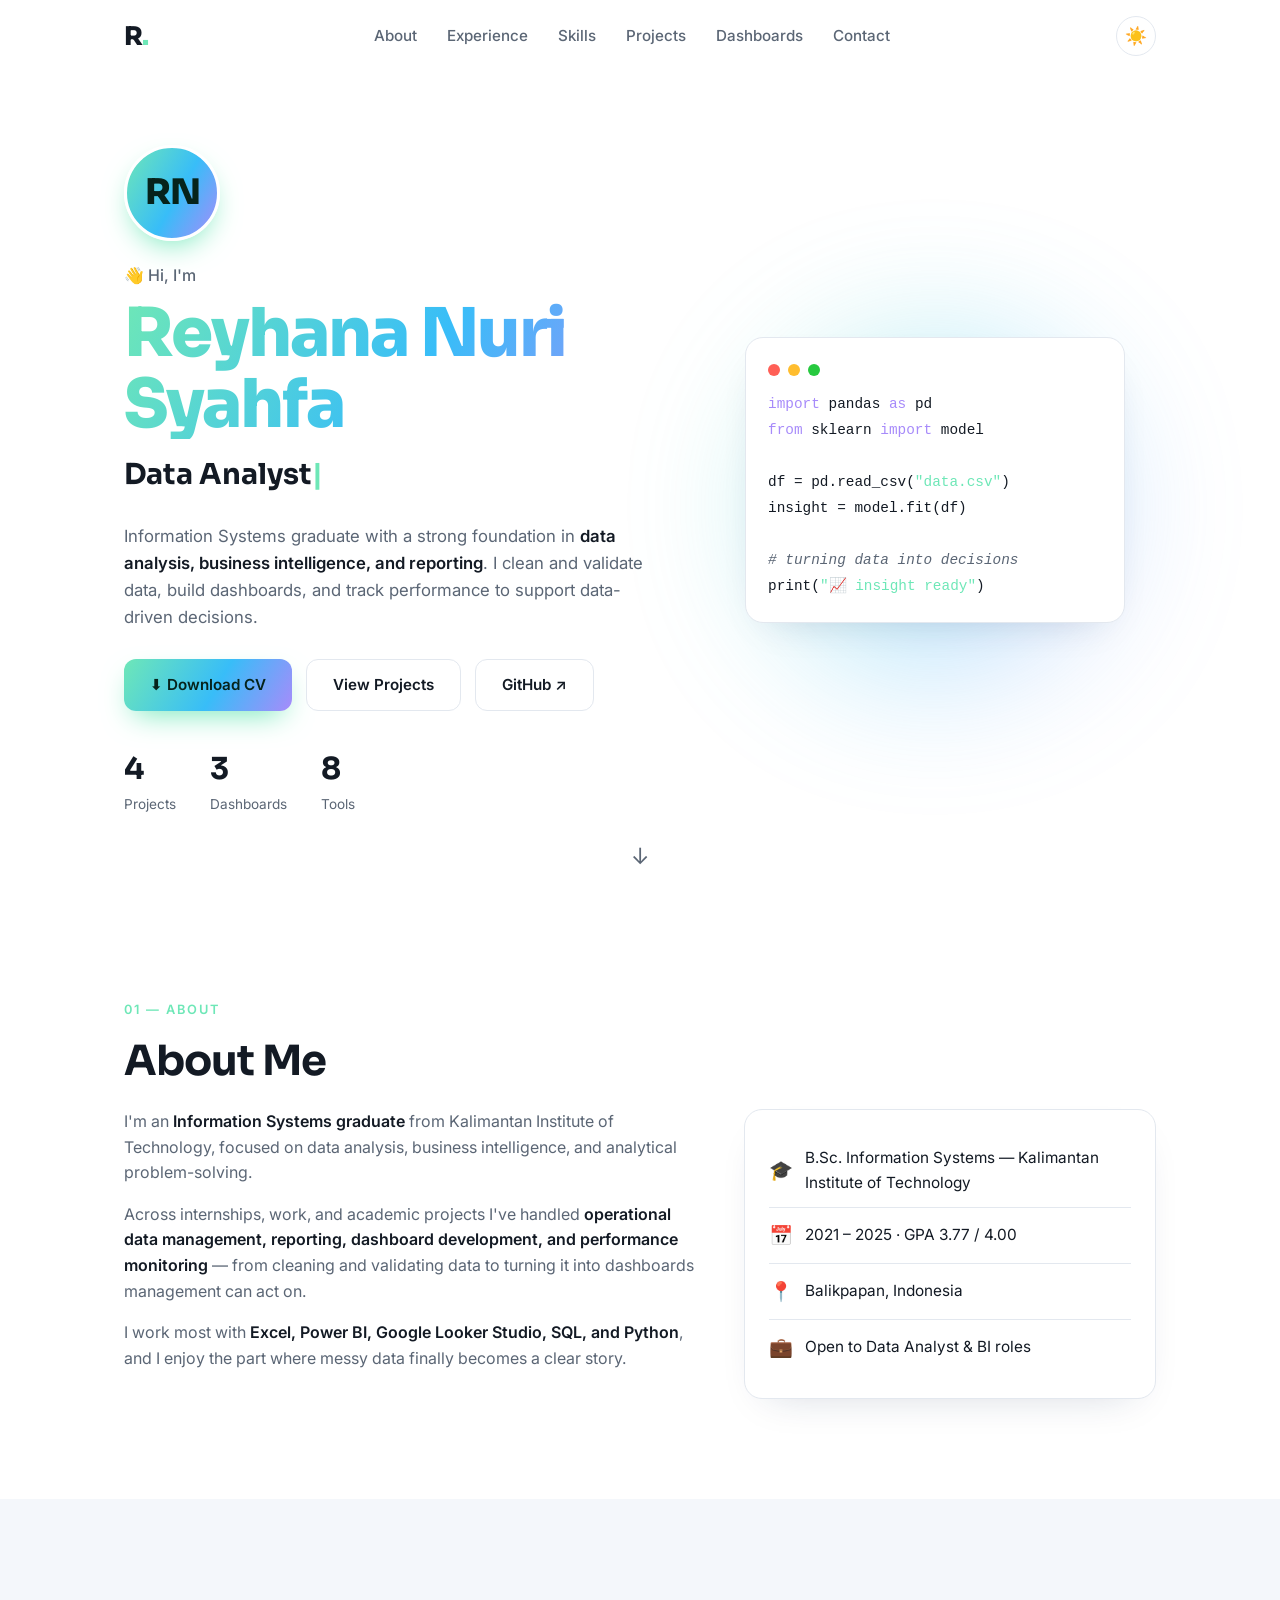
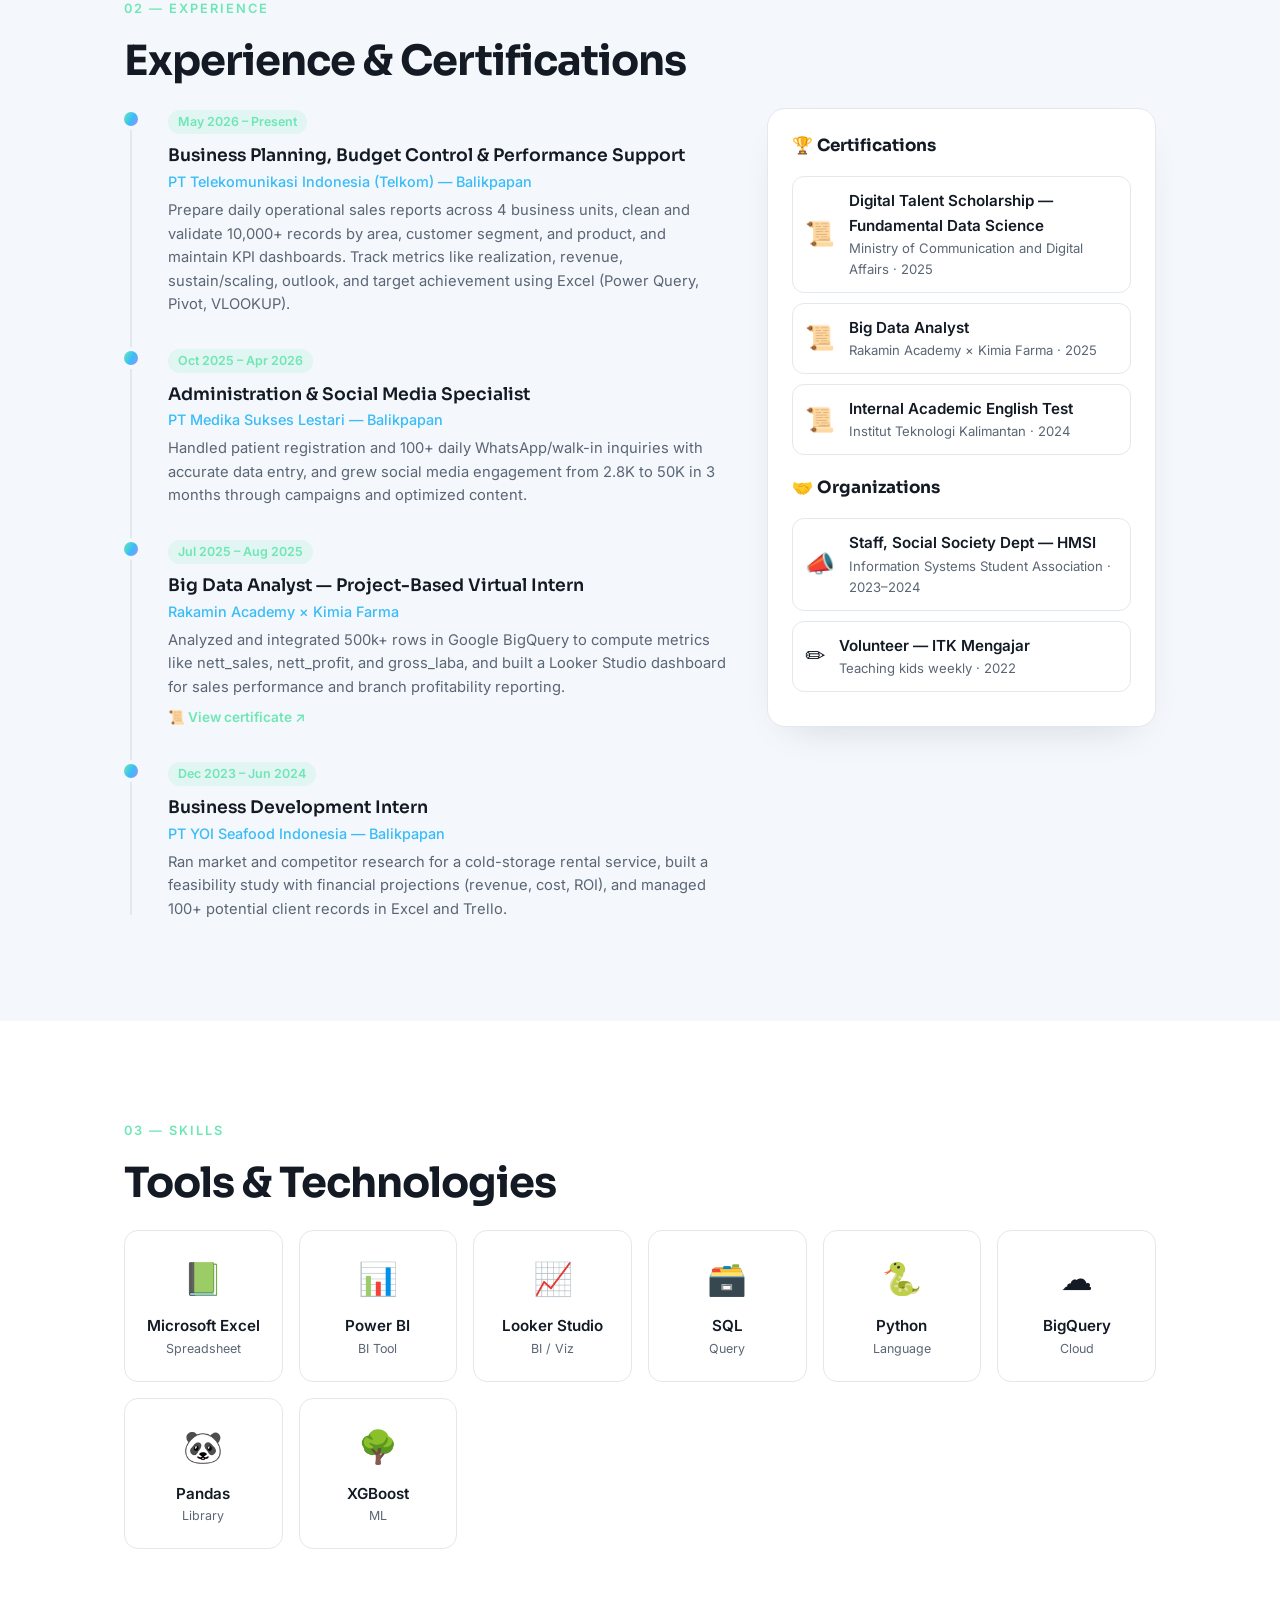
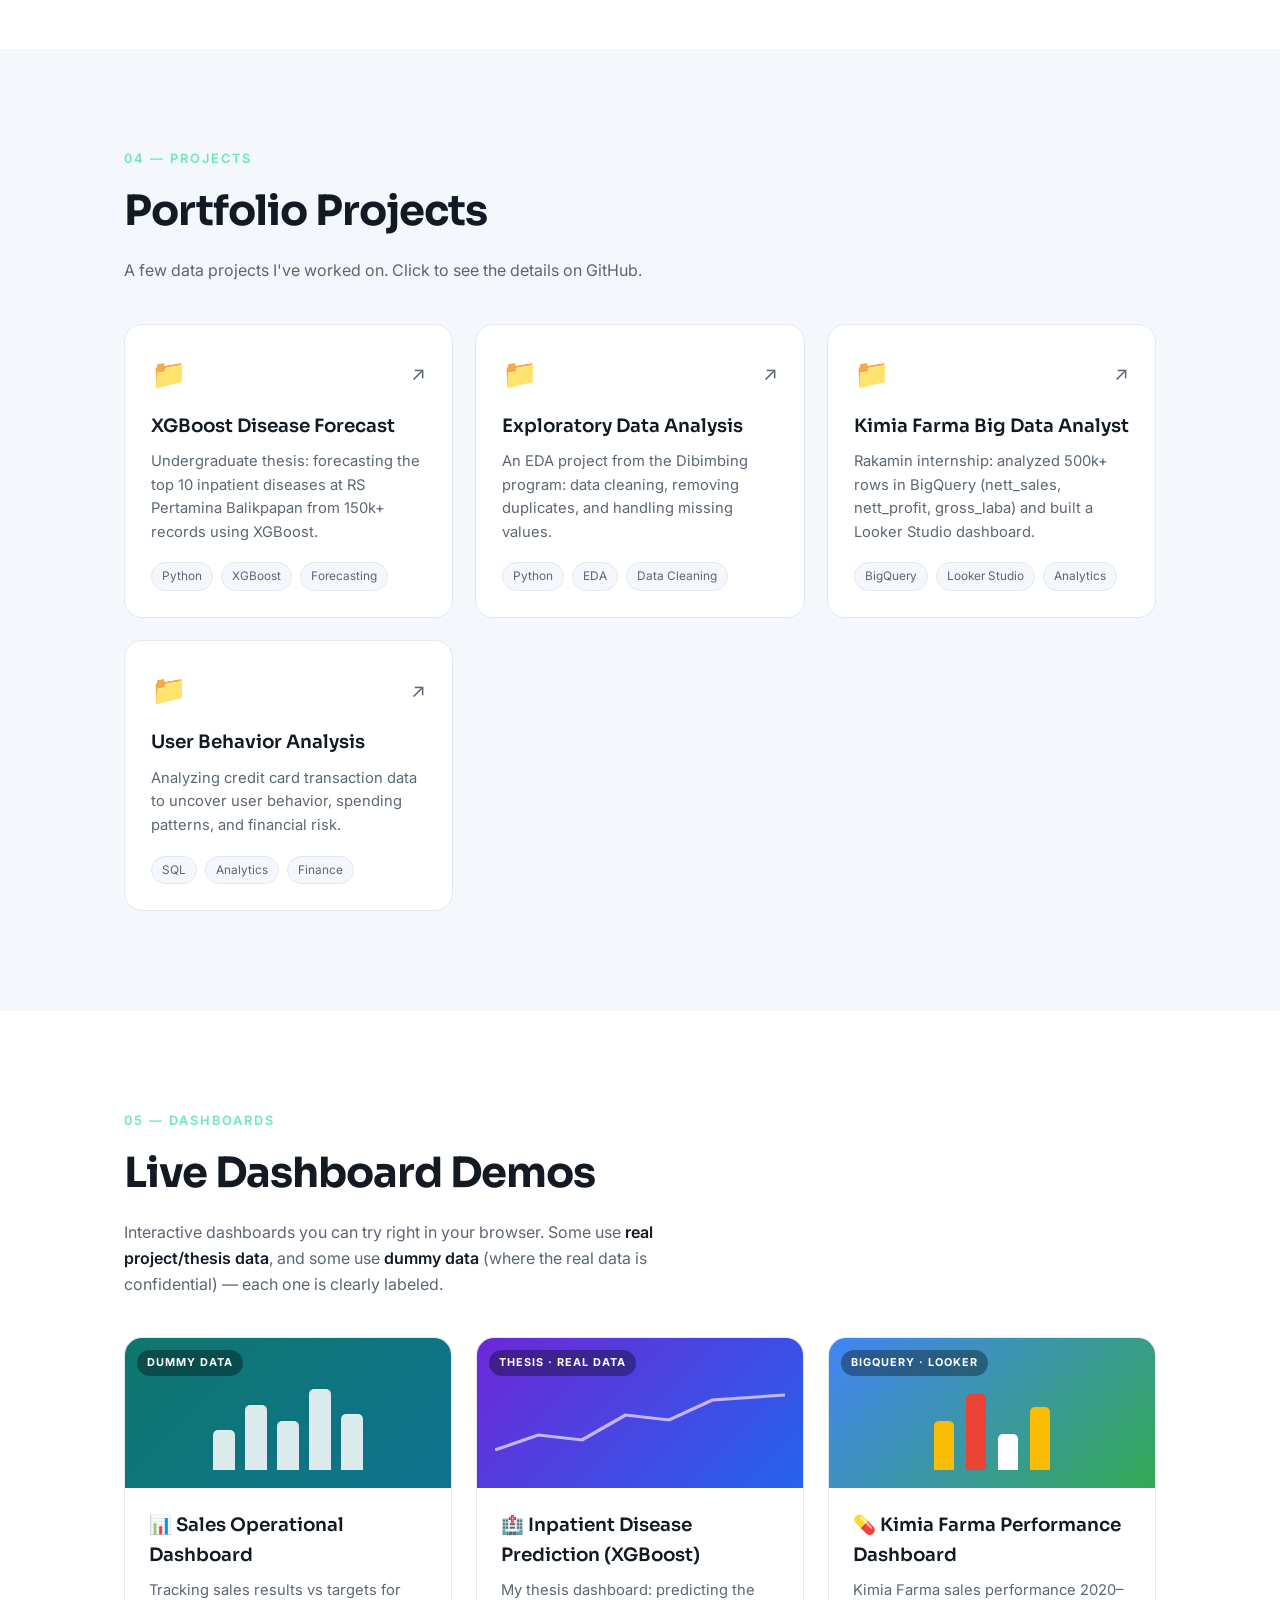
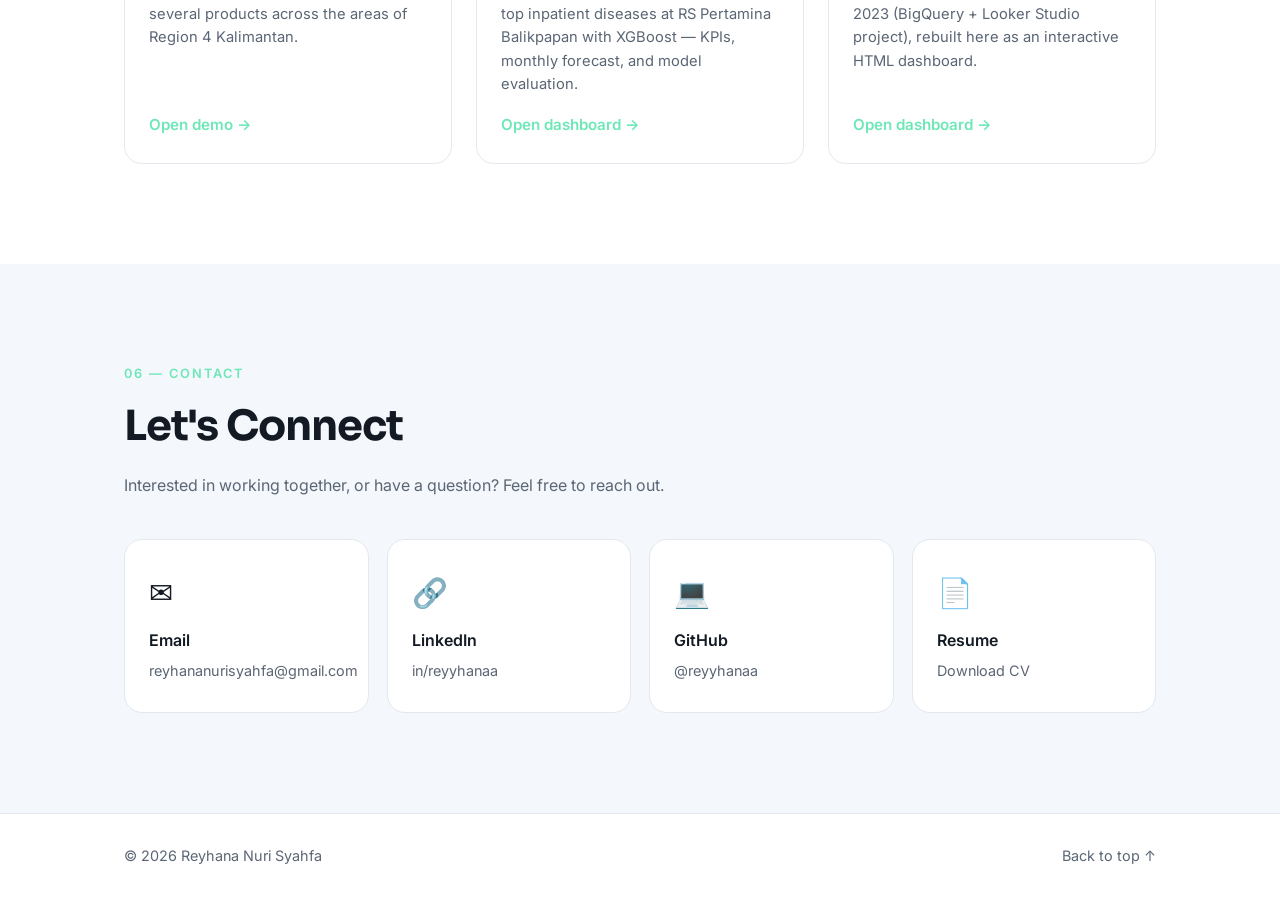
<file: index.html>
<!DOCTYPE html>
<html lang="en" data-theme="light">
<head>
  <meta charset="UTF-8" />
  <meta name="viewport" content="width=device-width, initial-scale=1.0" />
  <title>Reyhana Nuri Syahfa — Data Analyst</title>
  <meta name="description" content="Portfolio of Reyhana Nuri Syahfa — Information Systems graduate & Data Analyst. Data analysis, business intelligence, dashboards, Excel, Power BI, Looker Studio, SQL, Python." />
  <meta name="author" content="Reyhana Nuri Syahfa" />

  <!-- Open Graph (nicer link preview when shared) -->
  <meta property="og:title" content="Reyhana Nuri Syahfa — Data Analyst" />
  <meta property="og:description" content="Information Systems graduate & Data Analyst — data analysis, BI, dashboards, and reporting." />
  <meta property="og:type" content="website" />

  <link rel="preconnect" href="https://fonts.googleapis.com" />
  <link rel="preconnect" href="https://fonts.gstatic.com" crossorigin />
  <link href="https://fonts.googleapis.com/css2?family=Sora:wght@400;600;700;800&family=Inter:wght@400;500;600&display=swap" rel="stylesheet" />
  <link rel="stylesheet" href="style.css" />
  <link rel="icon" href="data:image/svg+xml,<svg xmlns='http://www.w3.org/2000/svg' viewBox='0 0 100 100'><text y='.9em' font-size='90'>📊</text></svg>" />
</head>
<body>
  <!-- ===== Navbar ===== -->
  <header class="nav" id="nav">
    <div class="container nav__inner">
      <a href="#home" class="nav__logo">R<span>.</span></a>
      <nav class="nav__links" id="navLinks">
        <a href="#about">About</a>
        <a href="#experience">Experience</a>
        <a href="#skills">Skills</a>
        <a href="#projects">Projects</a>
        <a href="#dashboards">Dashboards</a>
        <a href="#contact">Contact</a>
      </nav>
      <div class="nav__actions">
        <button class="theme-toggle" id="themeToggle" aria-label="Toggle theme">🌙</button>
        <button class="nav__burger" id="burger" aria-label="Menu">
          <span></span><span></span><span></span>
        </button>
      </div>
    </div>
  </header>

  <!-- ===== Hero ===== -->
  <section class="hero" id="home">
    <div class="container hero__inner">
      <div class="hero__text">
        <!-- Avatar: replace the content of .avatar with <img src="profile.jpg"> for a real photo -->
        <div class="avatar" id="avatar" title="Reyhana Nuri Syahfa">
          <span class="avatar__initials">RN</span>
        </div>
        <p class="hero__eyebrow">👋 Hi, I'm</p>
        <h1 class="hero__name">Reyhana Nuri Syahfa</h1>
        <h2 class="hero__role">
          <span class="typed" id="typed"></span><span class="cursor">|</span>
        </h2>
        <p class="hero__desc">
          Information Systems graduate with a strong foundation in <strong>data analysis,
          business intelligence, and reporting</strong>. I clean and validate data, build
          dashboards, and track performance to support data-driven decisions.
        </p>
        <div class="hero__cta">
          <a href="CV_Reyhana_Nuri_Syahfa.pdf" download class="btn btn--primary">⬇ Download CV</a>
          <a href="#projects" class="btn btn--ghost">View Projects</a>
          <a href="https://github.com/reyyhanaa" target="_blank" rel="noopener" class="btn btn--ghost">GitHub ↗</a>
        </div>
        <div class="hero__stats">
          <div class="stat"><span class="stat__num" data-count="4">0</span><span class="stat__label">Projects</span></div>
          <div class="stat"><span class="stat__num" data-count="3">0</span><span class="stat__label">Dashboards</span></div>
          <div class="stat"><span class="stat__num" data-count="8">0</span><span class="stat__label">Tools</span></div>
        </div>
      </div>
      <div class="hero__visual">
        <div class="orb"></div>
        <div class="card-3d">
          <div class="card-3d__dot"></div>
          <pre class="code"><span class="c-key">import</span> pandas <span class="c-key">as</span> pd
<span class="c-key">from</span> sklearn <span class="c-key">import</span> model

df = pd.read_csv(<span class="c-str">"data.csv"</span>)
insight = model.fit(df)

<span class="c-com"># turning data into decisions</span>
print(<span class="c-str">"📈 insight ready"</span>)</pre>
        </div>
      </div>
    </div>
    <a href="#about" class="scroll-hint" aria-label="Scroll">↓</a>
  </section>

  <!-- ===== About ===== -->
  <section class="section" id="about">
    <div class="container">
      <p class="section__tag">01 — About</p>
      <h2 class="section__title">About Me</h2>
      <div class="about">
        <div class="about__text">
          <p>
            I'm an <strong>Information Systems graduate</strong> from Kalimantan Institute of Technology,
            focused on data analysis, business intelligence, and analytical problem-solving.
          </p>
          <p>
            Across internships, work, and academic projects I've handled <strong>operational data
            management, reporting, dashboard development, and performance monitoring</strong> —
            from cleaning and validating data to turning it into dashboards management can act on.
          </p>
          <p>
            I work most with <strong>Excel, Power BI, Google Looker Studio, SQL, and Python</strong>,
            and I enjoy the part where messy data finally becomes a clear story.
          </p>
        </div>
        <ul class="about__facts">
          <li><span>🎓</span> B.Sc. Information Systems — Kalimantan Institute of Technology</li>
          <li><span>📅</span> 2021 – 2025 · GPA 3.77 / 4.00</li>
          <li><span>📍</span> Balikpapan, Indonesia</li>
          <li><span>💼</span> Open to Data Analyst & BI roles</li>
        </ul>
      </div>
    </div>
  </section>

  <!-- ===== Experience & Certifications ===== -->
  <section class="section section--alt" id="experience">
    <div class="container">
      <p class="section__tag">02 — Experience</p>
      <h2 class="section__title">Experience & Certifications</h2>

      <div class="exp">
        <!-- Work experience timeline -->
        <div class="timeline">
          <div class="tl-item reveal">
            <div class="tl-dot"></div>
            <span class="tl-date">May 2026 – Present</span>
            <h3 class="tl-title">Business Planning, Budget Control & Performance Support</h3>
            <p class="tl-org">PT Telekomunikasi Indonesia (Telkom) — Balikpapan</p>
            <p class="tl-desc">Prepare daily operational sales reports across 4 business units, clean and validate 10,000+ records by area, customer segment, and product, and maintain KPI dashboards. Track metrics like realization, revenue, sustain/scaling, outlook, and target achievement using Excel (Power Query, Pivot, VLOOKUP).</p>
          </div>
          <div class="tl-item reveal">
            <div class="tl-dot"></div>
            <span class="tl-date">Oct 2025 – Apr 2026</span>
            <h3 class="tl-title">Administration & Social Media Specialist</h3>
            <p class="tl-org">PT Medika Sukses Lestari — Balikpapan</p>
            <p class="tl-desc">Handled patient registration and 100+ daily WhatsApp/walk-in inquiries with accurate data entry, and grew social media engagement from 2.8K to 50K in 3 months through campaigns and optimized content.</p>
          </div>
          <div class="tl-item reveal">
            <div class="tl-dot"></div>
            <span class="tl-date">Jul 2025 – Aug 2025</span>
            <h3 class="tl-title">Big Data Analyst — Project-Based Virtual Intern</h3>
            <p class="tl-org">Rakamin Academy × Kimia Farma</p>
            <p class="tl-desc">Analyzed and integrated 500k+ rows in Google BigQuery to compute metrics like nett_sales, nett_profit, and gross_laba, and built a Looker Studio dashboard for sales performance and branch profitability reporting.</p>
            <a class="tl-cert" href="https://drive.google.com/file/d/1tSYmpcLawK9vk5KabUqML6oPOtY3QhhV/view?usp=sharing" target="_blank" rel="noopener">📜 View certificate ↗</a>
          </div>
          <div class="tl-item reveal">
            <div class="tl-dot"></div>
            <span class="tl-date">Dec 2023 – Jun 2024</span>
            <h3 class="tl-title">Business Development Intern</h3>
            <p class="tl-org">PT YOI Seafood Indonesia — Balikpapan</p>
            <p class="tl-desc">Ran market and competitor research for a cold-storage rental service, built a feasibility study with financial projections (revenue, cost, ROI), and managed 100+ potential client records in Excel and Trello.</p>
          </div>
        </div>

        <!-- Certifications & organizations -->
        <div class="certs">
          <h3 class="certs__heading">🏆 Certifications</h3>
          <a class="cert reveal" href="https://drive.google.com/file/d/1wy8LeNHDrMxfZP5t_7JzoNF7H0rzIoj1/view?usp=sharing" target="_blank" rel="noopener">
            <span class="cert__icon">📜</span>
            <div>
              <span class="cert__name">Digital Talent Scholarship — Fundamental Data Science</span>
              <span class="cert__issuer">Ministry of Communication and Digital Affairs · 2025</span>
            </div>
          </a>
          <a class="cert reveal" href="https://drive.google.com/file/d/1tSYmpcLawK9vk5KabUqML6oPOtY3QhhV/view?usp=sharing" target="_blank" rel="noopener">
            <span class="cert__icon">📜</span>
            <div>
              <span class="cert__name">Big Data Analyst</span>
              <span class="cert__issuer">Rakamin Academy × Kimia Farma · 2025</span>
            </div>
          </a>
          <a class="cert reveal" href="https://drive.google.com/file/d/1hAOncNV_JxuX-88xfdrLg745r2Jt5vbB/view?usp=sharing" target="_blank" rel="noopener">
            <span class="cert__icon">📜</span>
            <div>
              <span class="cert__name">Internal Academic English Test</span>
              <span class="cert__issuer">Institut Teknologi Kalimantan · 2024</span>
            </div>
          </a>

          <h3 class="certs__heading" style="margin-top:20px">🤝 Organizations</h3>
          <div class="cert reveal">
            <span class="cert__icon">📣</span>
            <div>
              <span class="cert__name">Staff, Social Society Dept — HMSI</span>
              <span class="cert__issuer">Information Systems Student Association · 2023–2024</span>
            </div>
          </div>
          <div class="cert reveal">
            <span class="cert__icon">✏️</span>
            <div>
              <span class="cert__name">Volunteer — ITK Mengajar</span>
              <span class="cert__issuer">Teaching kids weekly · 2022</span>
            </div>
          </div>
        </div>
      </div>
    </div>
  </section>

  <!-- ===== Skills ===== -->
  <section class="section" id="skills">
    <div class="container">
      <p class="section__tag">03 — Skills</p>
      <h2 class="section__title">Tools & Technologies</h2>
      <div class="skills" id="skillsGrid">
        <!-- filled by script.js -->
      </div>
    </div>
  </section>

  <!-- ===== Projects ===== -->
  <section class="section section--alt" id="projects">
    <div class="container">
      <p class="section__tag">04 — Projects</p>
      <h2 class="section__title">Portfolio Projects</h2>
      <p class="section__lead">A few data projects I've worked on. Click to see the details on GitHub.</p>
      <div class="projects" id="projectsGrid">
        <!-- filled by script.js -->
      </div>
    </div>
  </section>

  <!-- ===== Dashboards ===== -->
  <section class="section" id="dashboards">
    <div class="container">
      <p class="section__tag">05 — Dashboards</p>
      <h2 class="section__title">Live Dashboard Demos</h2>
      <p class="section__lead">
        Interactive dashboards you can try right in your browser. Some use
        <strong>real project/thesis data</strong>, and some use <strong>dummy data</strong>
        (where the real data is confidential) — each one is clearly labeled.
      </p>
      <div class="dash">
        <a class="dash__card reveal" href="dashboards/sales-operational.html">
          <div class="dash__preview dash__preview--sales">
            <span class="dash__badge">DUMMY DATA</span>
            <div class="dash__bars"><i></i><i></i><i></i><i></i><i></i></div>
          </div>
          <div class="dash__body">
            <h3 class="dash__name">📊 Sales Operational Dashboard</h3>
            <p class="dash__desc">Tracking sales results vs targets for several products across the areas of Region 4 Kalimantan.</p>
            <span class="dash__cta">Open demo →</span>
          </div>
        </a>

        <a class="dash__card reveal" href="dashboards/xgboost-rspb.html">
          <div class="dash__preview dash__preview--xgb">
            <span class="dash__badge">THESIS · REAL DATA</span>
            <svg viewBox="0 0 200 90" preserveAspectRatio="none" class="dash__spark"><polyline points="0,70 30,55 60,60 90,35 120,40 150,20 200,15" fill="none" stroke="currentColor" stroke-width="3"/></svg>
          </div>
          <div class="dash__body">
            <h3 class="dash__name">🏥 Inpatient Disease Prediction (XGBoost)</h3>
            <p class="dash__desc">My thesis dashboard: predicting the top inpatient diseases at RS Pertamina Balikpapan with XGBoost — KPIs, monthly forecast, and model evaluation.</p>
            <span class="dash__cta">Open dashboard →</span>
          </div>
        </a>

        <a class="dash__card reveal" href="dashboards/kimiafarma-dashboard.html">
          <div class="dash__preview dash__preview--looker">
            <span class="dash__badge">BIGQUERY · LOOKER</span>
            <div class="dash__gbars"><i></i><i></i><i></i><i></i></div>
          </div>
          <div class="dash__body">
            <h3 class="dash__name">💊 Kimia Farma Performance Dashboard</h3>
            <p class="dash__desc">Kimia Farma sales performance 2020–2023 (BigQuery + Looker Studio project), rebuilt here as an interactive HTML dashboard.</p>
            <span class="dash__cta">Open dashboard →</span>
          </div>
        </a>
      </div>
    </div>
  </section>

  <!-- ===== Contact ===== -->
  <section class="section section--alt" id="contact">
    <div class="container">
      <p class="section__tag">06 — Contact</p>
      <h2 class="section__title">Let's Connect</h2>
      <p class="section__lead">Interested in working together, or have a question? Feel free to reach out.</p>
      <div class="contact">
        <a class="contact__card" href="mailto:reyhananurisyahfa@gmail.com">
          <span class="contact__icon">✉️</span>
          <span class="contact__label">Email</span>
          <span class="contact__value">reyhananurisyahfa@gmail.com</span>
        </a>
        <a class="contact__card" href="https://linkedin.com/in/reyyhanaa" target="_blank" rel="noopener">
          <span class="contact__icon">🔗</span>
          <span class="contact__label">LinkedIn</span>
          <span class="contact__value">in/reyyhanaa</span>
        </a>
        <a class="contact__card" href="https://github.com/reyyhanaa" target="_blank" rel="noopener">
          <span class="contact__icon">💻</span>
          <span class="contact__label">GitHub</span>
          <span class="contact__value">@reyyhanaa</span>
        </a>
        <a class="contact__card" href="CV_Reyhana_Nuri_Syahfa.pdf" download>
          <span class="contact__icon">📄</span>
          <span class="contact__label">Resume</span>
          <span class="contact__value">Download CV</span>
        </a>
      </div>
    </div>
  </section>

  <!-- ===== Footer ===== -->
  <footer class="footer">
    <div class="container footer__inner">
      <p>© <span id="year"></span> Reyhana Nuri Syahfa</p>
      <a href="#home" class="footer__top">Back to top ↑</a>
    </div>
  </footer>

  <script src="script.js"></script>
</body>
</html>
</file>
<file: style.css>
/* ============================================================
   Reyhana Nuri Syahfa — Portfolio Stylesheet
   ============================================================ */

/* ---- Design tokens ---- */
:root {
  --bg: #0d1117;
  --bg-alt: #131a24;
  --surface: #1a2230;
  --surface-2: #212b3b;
  --border: #2a3444;
  --text: #e6edf3;
  --text-dim: #9aa7b8;
  --primary: #6ee7b7;
  --primary-2: #38bdf8;
  --accent: #a78bfa;
  --shadow: 0 20px 50px -20px rgba(0, 0, 0, 0.6);
  --radius: 18px;
  --maxw: 1080px;
  --grad: linear-gradient(120deg, var(--primary), var(--primary-2) 55%, var(--accent));
}

:root[data-theme="light"] {
  --bg: #ffffff;
  --bg-alt: #f4f7fb;
  --surface: #ffffff;
  --surface-2: #f4f7fb;
  --border: #e3e8ef;
  --text: #131a24;
  --text-dim: #5b6675;
  --shadow: 0 16px 40px -24px rgba(20, 40, 80, 0.22);
}

/* ---- Reset & base ---- */
* { box-sizing: border-box; margin: 0; padding: 0; }
html { scroll-behavior: smooth; }
body {
  font-family: "Inter", system-ui, -apple-system, sans-serif;
  background: var(--bg);
  color: var(--text);
  line-height: 1.6;
  overflow-x: hidden;
  transition: background .4s ease, color .4s ease;
}
h1, h2, h3, .nav__logo { font-family: "Sora", sans-serif; }
a { color: inherit; text-decoration: none; }
.container { width: 100%; max-width: var(--maxw); margin: 0 auto; padding: 0 24px; }
strong { color: var(--text); font-weight: 600; }

/* ---- Navbar ---- */
.nav {
  position: fixed; top: 0; left: 0; right: 0; z-index: 50;
  padding: 16px 0;
  transition: background .3s ease, box-shadow .3s ease, padding .3s ease;
}
.nav.scrolled {
  background: color-mix(in srgb, var(--bg) 82%, transparent);
  backdrop-filter: blur(14px);
  box-shadow: 0 1px 0 var(--border);
  padding: 10px 0;
}
.nav__inner { display: flex; align-items: center; justify-content: space-between; }
.nav__logo { font-size: 1.6rem; font-weight: 800; letter-spacing: -1px; }
.nav__logo span { color: var(--primary); }
.nav__links { display: flex; gap: 30px; }
.nav__links a { color: var(--text-dim); font-weight: 500; font-size: .95rem; position: relative; transition: color .2s; }
.nav__links a::after {
  content: ""; position: absolute; left: 0; bottom: -6px; width: 0; height: 2px;
  background: var(--grad); transition: width .25s ease;
}
.nav__links a:hover { color: var(--text); }
.nav__links a:hover::after { width: 100%; }
.nav__actions { display: flex; align-items: center; gap: 12px; }
.theme-toggle {
  background: var(--surface); border: 1px solid var(--border); color: var(--text);
  width: 40px; height: 40px; border-radius: 50%; cursor: pointer; font-size: 1.1rem;
  transition: transform .2s, background .2s;
}
.theme-toggle:hover { transform: rotate(20deg) scale(1.08); }
.nav__burger { display: none; flex-direction: column; gap: 5px; background: none; border: 0; cursor: pointer; }
.nav__burger span { width: 26px; height: 3px; background: var(--text); border-radius: 3px; transition: .3s; }

/* ---- Hero ---- */
.hero { position: relative; min-height: 100vh; display: flex; align-items: center; padding: 120px 0 60px; }
.hero__inner { display: grid; grid-template-columns: 1.1fr .9fr; gap: 50px; align-items: center; }
.hero__eyebrow { color: var(--text-dim); font-weight: 500; margin-bottom: 10px; }
.hero__name {
  font-size: clamp(2.4rem, 6vw, 4.2rem); font-weight: 800; line-height: 1.05; letter-spacing: -2px;
  background: var(--grad); -webkit-background-clip: text; background-clip: text; -webkit-text-fill-color: transparent;
}
.hero__role { font-size: clamp(1.2rem, 3vw, 1.8rem); margin: 12px 0 20px; min-height: 1.8em; color: var(--text); }
.cursor { color: var(--primary); animation: blink 1s step-end infinite; }
@keyframes blink { 50% { opacity: 0; } }
.hero__desc { color: var(--text-dim); max-width: 520px; font-size: 1.05rem; }
.hero__cta { display: flex; gap: 14px; margin: 28px 0 34px; flex-wrap: wrap; }
.btn {
  padding: 13px 26px; border-radius: 12px; font-weight: 600; font-size: .95rem; cursor: pointer;
  transition: transform .2s, box-shadow .2s, background .2s; display: inline-flex; align-items: center; gap: 8px;
}
.btn--primary { background: var(--grad); color: #06231b; box-shadow: 0 12px 30px -10px var(--primary); }
.btn--primary:hover { transform: translateY(-3px); box-shadow: 0 18px 36px -10px var(--primary); }
.btn--ghost { background: var(--surface); border: 1px solid var(--border); color: var(--text); }
.btn--ghost:hover { transform: translateY(-3px); border-color: var(--primary); }
.hero__stats { display: flex; gap: 34px; }
.stat { display: flex; flex-direction: column; }
.stat__num { font-family: "Sora"; font-size: 1.9rem; font-weight: 700; color: var(--text); }
.stat__label { color: var(--text-dim); font-size: .85rem; }

/* Hero visual */
.hero__visual { position: relative; display: flex; justify-content: center; }
.orb {
  position: absolute; width: 340px; height: 340px; border-radius: 50%;
  background: var(--grad); filter: blur(70px); opacity: .35; z-index: 0;
  animation: float 6s ease-in-out infinite;
}
@keyframes float { 0%,100% { transform: translateY(0); } 50% { transform: translateY(-24px); } }
.card-3d {
  position: relative; z-index: 1; background: var(--surface); border: 1px solid var(--border);
  border-radius: var(--radius); padding: 26px 22px 22px; box-shadow: var(--shadow); width: 100%; max-width: 380px;
  transition: transform .25s ease;
}
.card-3d:hover { transform: translateY(-6px) rotateX(3deg) rotateY(-3deg); }
.card-3d__dot { position: relative; margin-bottom: 16px; }
.card-3d__dot::before, .card-3d__dot::after,
.card-3d__dot { content: ""; }
.card-3d__dot { width: 12px; height: 12px; border-radius: 50%; background: #ff5f56; box-shadow: 20px 0 0 #ffbd2e, 40px 0 0 #27c93f; }
.code { font-family: "SFMono-Regular", ui-monospace, Menlo, Consolas, monospace; font-size: .9rem; line-height: 1.8; color: var(--text); white-space: pre-wrap; }
.c-key { color: var(--accent); }
.c-str { color: var(--primary); }
.c-com { color: var(--text-dim); font-style: italic; }

.scroll-hint {
  position: absolute; bottom: 26px; left: 50%; transform: translateX(-50%);
  color: var(--text-dim); font-size: 1.4rem; animation: bob 1.8s ease-in-out infinite;
}
@keyframes bob { 0%,100% { transform: translate(-50%, 0); } 50% { transform: translate(-50%, 8px); } }

/* ---- Sections ---- */
.section { padding: 100px 0; }
.section--alt { background: var(--bg-alt); }
.section__tag { color: var(--primary); font-weight: 600; letter-spacing: 2px; font-size: .8rem; text-transform: uppercase; margin-bottom: 8px; }
.section__title { font-size: clamp(1.8rem, 4vw, 2.6rem); font-weight: 700; letter-spacing: -1px; margin-bottom: 14px; }
.section__lead { color: var(--text-dim); max-width: 560px; margin-bottom: 40px; }

/* ---- About ---- */
.about { display: grid; grid-template-columns: 1.4fr 1fr; gap: 44px; align-items: start; }
.about__text p { color: var(--text-dim); margin-bottom: 16px; }
.about__facts { list-style: none; background: var(--surface); border: 1px solid var(--border); border-radius: var(--radius); padding: 24px; box-shadow: var(--shadow); }
.about__facts li { display: flex; align-items: center; gap: 12px; padding: 12px 0; border-bottom: 1px solid var(--border); color: var(--text); font-size: .96rem; }
.about__facts li:last-child { border-bottom: 0; }
.about__facts span { font-size: 1.2rem; }

/* ---- Skills ---- */
.skills { display: grid; grid-template-columns: repeat(auto-fill, minmax(150px, 1fr)); gap: 16px; }
.skill {
  background: var(--surface); border: 1px solid var(--border); border-radius: 14px; padding: 22px 18px;
  text-align: center; transition: transform .2s, border-color .2s; cursor: default;
}
.skill:hover { transform: translateY(-5px); border-color: var(--primary); }
.skill__icon { font-size: 2rem; display: block; margin-bottom: 10px; }
.skill__name { font-weight: 600; font-size: .95rem; }
.skill__cat { color: var(--text-dim); font-size: .78rem; }

/* ---- Projects ---- */
.projects { display: grid; grid-template-columns: repeat(auto-fill, minmax(300px, 1fr)); gap: 22px; }
.project {
  background: var(--surface); border: 1px solid var(--border); border-radius: var(--radius); padding: 26px;
  display: flex; flex-direction: column; transition: transform .25s, border-color .25s, box-shadow .25s; position: relative; overflow: hidden;
}
.project::before {
  content: ""; position: absolute; inset: 0 0 auto 0; height: 4px; background: var(--grad); transform: scaleX(0); transform-origin: left; transition: transform .3s ease;
}
.project:hover { transform: translateY(-6px); border-color: transparent; box-shadow: var(--shadow); }
.project:hover::before { transform: scaleX(1); }
.project__top { display: flex; justify-content: space-between; align-items: center; margin-bottom: 14px; }
.project__folder { font-size: 1.8rem; }
.project__link { color: var(--text-dim); font-size: 1.2rem; transition: color .2s, transform .2s; }
.project__link:hover { color: var(--primary); transform: translate(2px, -2px); }
.project__name { font-family: "Sora"; font-size: 1.15rem; font-weight: 600; margin-bottom: 10px; }
.project__desc { color: var(--text-dim); font-size: .92rem; flex: 1; margin-bottom: 18px; }
.project__tags { display: flex; flex-wrap: wrap; gap: 8px; }
.tag { font-size: .74rem; background: var(--surface-2); border: 1px solid var(--border); color: var(--text-dim); padding: 4px 10px; border-radius: 100px; }

/* ---- Contact ---- */
.contact { display: grid; grid-template-columns: repeat(auto-fit, minmax(200px, 1fr)); gap: 18px; }
.contact__card {
  background: var(--surface); border: 1px solid var(--border); border-radius: var(--radius); padding: 30px 24px;
  display: flex; flex-direction: column; gap: 6px; align-items: flex-start; transition: transform .2s, border-color .2s;
}
.contact__card:hover { transform: translateY(-5px); border-color: var(--primary); }
.contact__icon { font-size: 1.8rem; margin-bottom: 6px; }
.contact__label { font-weight: 600; }
.contact__value { color: var(--text-dim); font-size: .9rem; }

/* ---- Footer ---- */
.footer { border-top: 1px solid var(--border); padding: 30px 0; }
.footer__inner { display: flex; justify-content: space-between; align-items: center; gap: 16px; flex-wrap: wrap; }
.footer p { color: var(--text-dim); font-size: .9rem; }
.footer__top { color: var(--text-dim); font-size: .9rem; transition: color .2s; }
.footer__top:hover { color: var(--primary); }

/* ---- Reveal on scroll ---- */
.reveal { opacity: 0; transform: translateY(30px); transition: opacity .7s ease, transform .7s ease; }
.reveal.visible { opacity: 1; transform: none; }

/* ---- Responsive ---- */
@media (max-width: 860px) {
  .hero__inner, .about { grid-template-columns: 1fr; }
  .hero__visual { order: -1; margin-bottom: 20px; }
  .nav__links {
    position: fixed; inset: 0 0 0 auto; width: 70%; max-width: 300px; flex-direction: column;
    background: var(--surface); padding: 90px 30px; gap: 22px; transform: translateX(100%);
    transition: transform .3s ease; box-shadow: var(--shadow);
  }
  .nav__links.open { transform: translateX(0); }
  .nav__burger { display: flex; }
  .nav__burger.open span:nth-child(1) { transform: translateY(8px) rotate(45deg); }
  .nav__burger.open span:nth-child(2) { opacity: 0; }
  .nav__burger.open span:nth-child(3) { transform: translateY(-8px) rotate(-45deg); }
}
@media (max-width: 480px) {
  .hero__stats { gap: 22px; }
  .section { padding: 72px 0; }
}

/* ---- Avatar ---- */
.avatar {
  width: 96px; height: 96px; border-radius: 50%; margin-bottom: 22px;
  display: grid; place-items: center; overflow: hidden;
  background: var(--grad); box-shadow: 0 12px 30px -10px var(--primary);
  border: 3px solid var(--surface); position: relative;
}
.avatar img { width: 100%; height: 100%; object-fit: cover; }
.avatar__initials { font-family: "Sora"; font-weight: 800; font-size: 2.2rem; color: #06231b; letter-spacing: -1px; }

/* ---- Experience / Timeline ---- */
.exp { display: grid; grid-template-columns: 1.55fr 1fr; gap: 40px; align-items: start; }
.timeline { position: relative; padding-left: 26px; }
.timeline::before { content: ""; position: absolute; left: 6px; top: 6px; bottom: 6px; width: 2px; background: var(--border); }
.tl-item { position: relative; padding: 0 0 30px 18px; }
.tl-item:last-child { padding-bottom: 0; }
.tl-dot { position: absolute; left: -26px; top: 4px; width: 14px; height: 14px; border-radius: 50%; background: var(--grad); box-shadow: 0 0 0 4px var(--bg-alt); }
.tl-date { display: inline-block; font-size: .78rem; font-weight: 600; color: var(--primary); background: color-mix(in srgb, var(--primary) 14%, transparent); padding: 2px 10px; border-radius: 100px; margin-bottom: 8px; }
.tl-title { font-family: "Sora"; font-size: 1.08rem; font-weight: 600; }
.tl-org { color: var(--primary-2); font-size: .9rem; font-weight: 500; margin-bottom: 6px; }
.tl-desc { color: var(--text-dim); font-size: .92rem; }
.tl-cert { display: inline-flex; align-items: center; gap: 6px; margin-top: 8px; font-size: .85rem; font-weight: 600; color: var(--primary); transition: gap .2s, color .2s; }
.tl-cert:hover { gap: 10px; color: var(--primary-2); }

.certs { background: var(--surface); border: 1px solid var(--border); border-radius: var(--radius); padding: 24px; box-shadow: var(--shadow); }
.certs__heading { font-family: "Sora"; font-size: 1.05rem; margin-bottom: 16px; }
.cert { display: flex; align-items: center; gap: 14px; padding: 12px; border-radius: 12px; border: 1px solid var(--border); margin-bottom: 10px; transition: transform .2s, border-color .2s; }
.cert:hover { transform: translateX(4px); border-color: var(--primary); }
.cert__icon { font-size: 1.5rem; }
.cert__name { display: block; font-weight: 600; font-size: .95rem; }
.cert__issuer { display: block; color: var(--text-dim); font-size: .82rem; }
.certs__note { color: var(--text-dim); font-size: .8rem; margin-top: 12px; }
.certs__note code { background: var(--surface-2); padding: 1px 6px; border-radius: 5px; font-size: .78rem; }

/* ---- Dashboard cards ---- */
.dash { display: grid; grid-template-columns: repeat(auto-fit, minmax(320px, 1fr)); gap: 24px; }
.dash__card { background: var(--surface); border: 1px solid var(--border); border-radius: var(--radius); overflow: hidden; display: flex; flex-direction: column; transition: transform .25s, border-color .25s, box-shadow .25s; }
.dash__card:hover { transform: translateY(-6px); border-color: var(--primary); box-shadow: var(--shadow); }
.dash__preview { position: relative; height: 150px; display: flex; align-items: flex-end; justify-content: center; padding: 18px; overflow: hidden; }
.dash__preview--sales { background: linear-gradient(135deg, #0f766e, #0e7490); }
.dash__preview--xgb { background: linear-gradient(135deg, #6d28d9, #2563eb); color: #c4b5fd; }
.dash__preview--looker { background: linear-gradient(135deg, #4285F4, #34A853); }
.dash__gbars { display: flex; align-items: flex-end; gap: 12px; height: 90px; }
.dash__gbars i { width: 20px; border-radius: 5px 5px 0 0; animation: grow 1.4s ease infinite alternate; }
.dash__gbars i:nth-child(1) { height: 55%; background: #FBBC05; }
.dash__gbars i:nth-child(2) { height: 85%; background: #EA4335; animation-delay: .15s; }
.dash__gbars i:nth-child(3) { height: 40%; background: #fff; animation-delay: .3s; }
.dash__gbars i:nth-child(4) { height: 70%; background: #FBBC05; animation-delay: .45s; }
.dash__badge { position: absolute; top: 12px; left: 12px; font-size: .68rem; font-weight: 700; letter-spacing: 1px; background: rgba(0,0,0,.35); color: #fff; padding: 4px 10px; border-radius: 100px; }
.dash__bars { display: flex; align-items: flex-end; gap: 10px; height: 90px; width: 100%; justify-content: center; }
.dash__bars i { width: 22px; background: rgba(255,255,255,.85); border-radius: 5px 5px 0 0; animation: grow 1.4s ease infinite alternate; }
.dash__bars i:nth-child(1) { height: 45%; } .dash__bars i:nth-child(2) { height: 72%; animation-delay: .15s; }
.dash__bars i:nth-child(3) { height: 55%; animation-delay: .3s; } .dash__bars i:nth-child(4) { height: 90%; animation-delay: .45s; }
.dash__bars i:nth-child(5) { height: 63%; animation-delay: .6s; }
@keyframes grow { from { transform: scaleY(.7); transform-origin: bottom; } to { transform: scaleY(1); } }
.dash__spark { width: 100%; height: 90px; }
.dash__body { padding: 22px 24px 26px; display: flex; flex-direction: column; flex: 1; }
.dash__name { font-family: "Sora"; font-size: 1.15rem; font-weight: 600; margin-bottom: 10px; }
.dash__desc { color: var(--text-dim); font-size: .92rem; flex: 1; margin-bottom: 16px; }
.dash__cta { font-weight: 600; color: var(--primary); font-size: .95rem; }

@media (max-width: 860px) {
  .exp { grid-template-columns: 1fr; }
}

@media (prefers-reduced-motion: reduce) {
  * { animation: none !important; transition: none !important; }
  html { scroll-behavior: auto; }
}
</file>
